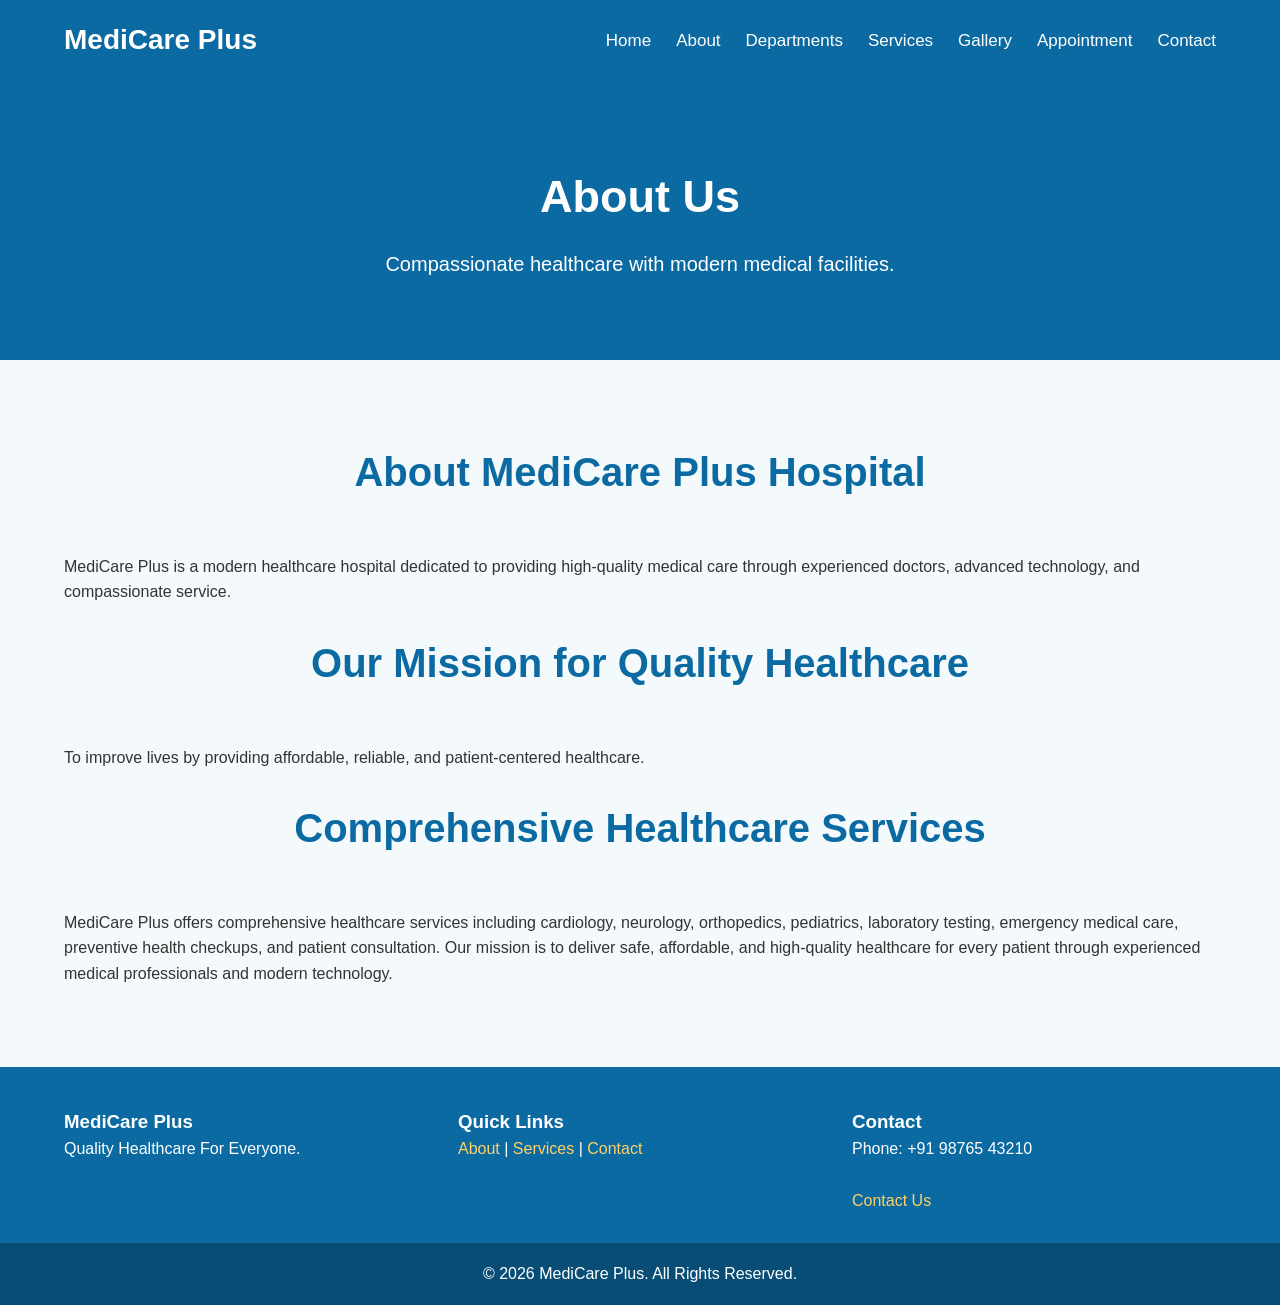
<file: about.html>
<!DOCTYPE html>
<html lang="en">

<head>

<meta charset="UTF-8">
<meta name="viewport" content="width=device-width, initial-scale=1.0">
<title>About MediCare Plus | Trusted Hospital & Healthcare Services</title>
<meta name="description"
    content="Learn about MediCare Plus, our experienced doctors, modern medical facilities, patient-focused healthcare services, and commitment to quality treatment.">
<meta name="keywords"
        content="hospital, about hospital, healthcare, doctors">
<meta name="author" content="Kerthie Kritija">
<link rel="canonical" href="https://capable-travesseiro-a180ba.netlify.app/about.html">
<link rel="icon" type="image/png" href="images/favicon.png">
<link rel="stylesheet" href="style.css">
<script type="application/ld+json">
{
  "@context": "https://schema.org",
  "@type": "Hospital",
  "name": "MediCare Plus",
  "url": "https://capable-travesseiro-a180ba.netlify.app/",
  "logo": "https://capable-travesseiro-a180ba.netlify.app/images/favicon.png",
  "description": "MediCare Plus provides trusted healthcare services with experienced doctors, emergency care, diagnostics, and advanced medical facilities.",
  "telephone": "+91 98765 43210",
  "email": "info@medicareplus.com",
  "address": {
    "@type": "PostalAddress",
    "addressCountry": "India"
  }
}
</script>

</head>

<body>

<header class="site-header">

    <div class="container header-inner">

        <a href="index.html" class="logo">MediCare Plus</a>

        <button class="menu-btn" id="menuBtn">☰</button>

        <nav class="nav-links" id="navLinks">

            <a href="index.html">Home</a>
            <a href="about.html">About</a>
            <a href="departments.html">Departments</a>
            <a href="services.html">Services</a>
            <a href="gallery.html">Gallery</a>
            <a href="appointment.html">Appointment</a>
            <a href="contact.html">Contact</a>

        </nav>

    </div>

</header>

<section class="page-banner">

    <div class="container">

        <h1>About Us</h1>

        <p>
            Compassionate healthcare with modern medical facilities.
        </p>

    </div>

</section>

<section class="section">

    <div class="container">

        <h2>About MediCare Plus Hospital</h2>

        <p>

            MediCare Plus is a modern healthcare hospital dedicated to
            providing high-quality medical care through experienced
            doctors, advanced technology, and compassionate service.

        </p>

        <br>

        <h2>Our Mission for Quality Healthcare</h2>

        <p>

            To improve lives by providing affordable, reliable,
            and patient-centered healthcare.

        </p>

        <br>

        <h2>Comprehensive Healthcare Services</h2>

        <p>
            MediCare Plus offers comprehensive healthcare services including
            cardiology, neurology, orthopedics, pediatrics, laboratory testing,
            emergency medical care, preventive health checkups, and patient
            consultation. Our mission is to deliver safe, affordable, and
            high-quality healthcare for every patient through experienced
            medical professionals and modern technology.
        </p>

    </div>

</section>

<footer class="site-footer">

<div class="container footer-grid">

<div>

<h3>MediCare Plus</h3>

<p>
Quality Healthcare For Everyone.
</p>

</div>

<div>

<h3>Quick Links</h3>

<p>

<a href="about.html">About</a> |

<a href="services.html">Services</a> |

<a href="contact.html">Contact</a>

</p>

</div>

<div>

<h3>Contact</h3>
<p>

    Phone: +91 98765 43210

    <br><br>

    <a href="contact.html" class="btn">
        Contact Us
    </a>

</p>

</div>

</div>

<p class="copyright">

© 2026 MediCare Plus. All Rights Reserved.

</p>

</footer>

<script src="script.js"></script>
<!--Start of Tawk.to Script-->
<script type="text/javascript">
var Tawk_API=Tawk_API||{}, Tawk_LoadStart=new Date();
(function(){
var s1=document.createElement("script"),s0=document.getElementsByTagName("script")[0];
s1.async=true;
s1.src='https://embed.tawk.to/6a466796113c4b1d489fde69/1jshg9a1b';
s1.charset='UTF-8';
s1.setAttribute('crossorigin','*');
s0.parentNode.insertBefore(s1,s0);
})();
</script>
<!--End of Tawk.to Script-->

</body>
</html>
</file>
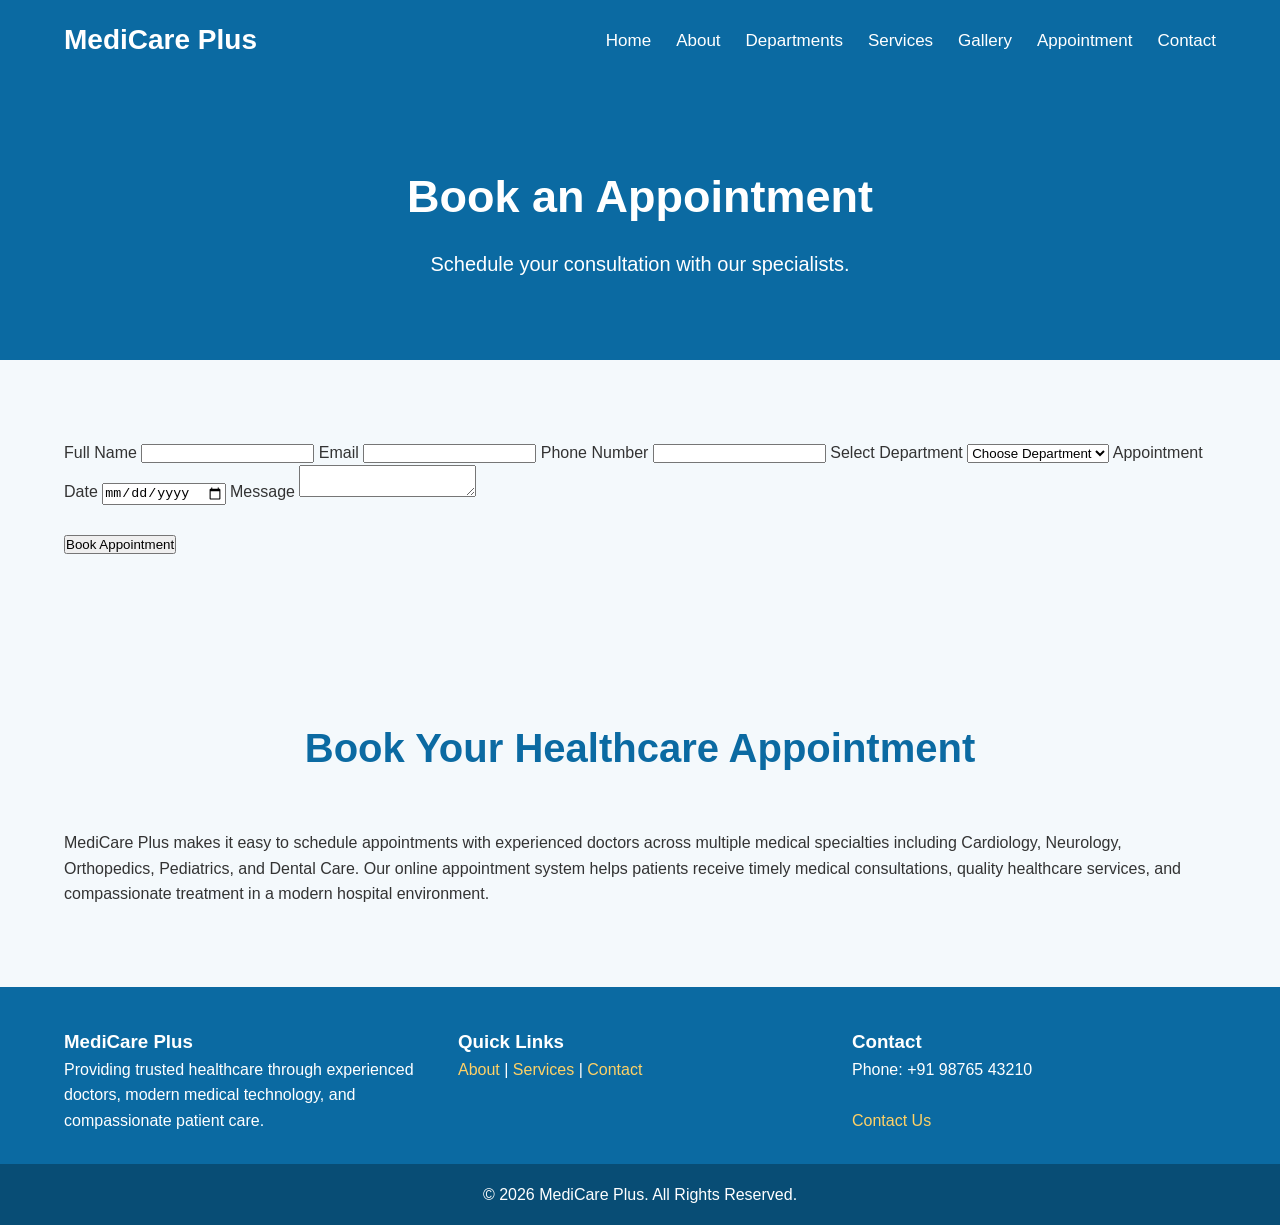
<file: appointment.html>
<!DOCTYPE html>
<html lang="en">

<head>
<meta charset="UTF-8">
<meta name="viewport" content="width=device-width, initial-scale=1.0">

<title>Book an Appointment | MediCare Plus Hospital</title>
<meta name="description"
content="Schedule an appointment with experienced doctors at MediCare Plus for specialist consultations, diagnostics, and quality healthcare services.">
<meta name="keywords"
content="book appointment, hospital appointment, doctor consultation, healthcare services, MediCare Plus, cardiology, neurology, orthopedics, pediatrics">
<meta name="author" content="Kerthie Kritija">
<link rel="canonical" href="https://capable-travesseiro-a180ba.netlify.app/appointment.html">

<link rel="icon" type="image/png" href="images/favicon.png">

<link rel="stylesheet" href="style.css">

<script type="application/ld+json">
{
  "@context": "https://schema.org",
  "@type": "Hospital",
  "name": "MediCare Plus",
  "url": "https://capable-travesseiro-a180ba.netlify.app/",
  "logo": "https://capable-travesseiro-a180ba.netlify.app/images/favicon.png",
  "description": "MediCare Plus provides trusted healthcare services with experienced doctors, emergency care, diagnostics, and advanced medical facilities.",
  "telephone": "+91 98765 43210",
  "email": "info@medicareplus.com",
  "address": {
    "@type": "PostalAddress",
    "addressCountry": "India"
  }
}
</script>

</head>

<body>

<header class="site-header">

<div class="container header-inner">

<a href="index.html" class="logo">MediCare Plus</a>

<button class="menu-btn" id="menuBtn">☰</button>

<nav class="nav-links" id="navLinks">

<a href="index.html">Home</a>
<a href="about.html">About</a>
<a href="departments.html">Departments</a>
<a href="services.html">Services</a>
<a href="gallery.html">Gallery</a>
<a href="appointment.html">Appointment</a>
<a href="contact.html">Contact</a>

</nav>

</div>

</header>

<section class="page-banner">

<div class="container">

<h1>Book an Appointment</h1>

<p>Schedule your consultation with our specialists.</p>

</div>

</section>

<section class="section">

<div class="container">

<form id="appointmentForm">

<label>Full Name</label>
<input type="text" id="name">

<label>Email</label>
<input type="email" id="email">

<label>Phone Number</label>
<input type="text" id="phone">

<label>Select Department</label>

<select id="department">

<option value="">Choose Department</option>

<option>Cardiology</option>

<option>Neurology</option>

<option>Orthopedics</option>

<option>Pediatrics</option>

<option>Dental</option>

</select>

<label>Appointment Date</label>

<input type="date" id="date">

<label>Message</label>

<textarea id="message"></textarea>

<br><br>

<button class="btn" type="submit">

Book Appointment

</button>

<p id="formMessage"></p>

</form>

</div>

</section>
<section class="section">

    <div class="container">

        <h2>Book Your Healthcare Appointment</h2>

        <p>
            MediCare Plus makes it easy to schedule appointments with experienced doctors across multiple medical specialties including Cardiology, Neurology, Orthopedics, Pediatrics, and Dental Care. Our online appointment system helps patients receive timely medical consultations, quality healthcare services, and compassionate treatment in a modern hospital environment.
        </p>

    </div>

</section>
<footer class="site-footer">

<div class="container footer-grid">

<div>

<h3>MediCare Plus</h3>

<p>
Providing trusted healthcare through experienced doctors,
modern medical technology, and compassionate patient care.
</p>

</div>
<div>

    <h3>Quick Links</h3>

    <p>

        <a href="about.html">About</a> |

        <a href="services.html">Services</a> |

        <a href="contact.html">Contact</a>

    </p>

</div>
<div>

<h3>Contact</h3>

<p>

Phone: +91 98765 43210

<br><br>

<a href="contact.html" class="btn">
    Contact Us
</a>

</p>

</div>

</div>

<p class="copyright">

© 2026 MediCare Plus. All Rights Reserved.

</p>

</footer>

<script src="script.js"></script>
<!--Start of Tawk.to Script-->
<script type="text/javascript">
var Tawk_API=Tawk_API||{}, Tawk_LoadStart=new Date();
(function(){
var s1=document.createElement("script"),s0=document.getElementsByTagName("script")[0];
s1.async=true;
s1.src='https://embed.tawk.to/6a466796113c4b1d489fde69/1jshg9a1b';
s1.charset='UTF-8';
s1.setAttribute('crossorigin','*');
s0.parentNode.insertBefore(s1,s0);
})();
</script>
<!--End of Tawk.to Script-->
</body>

</html>
</file>
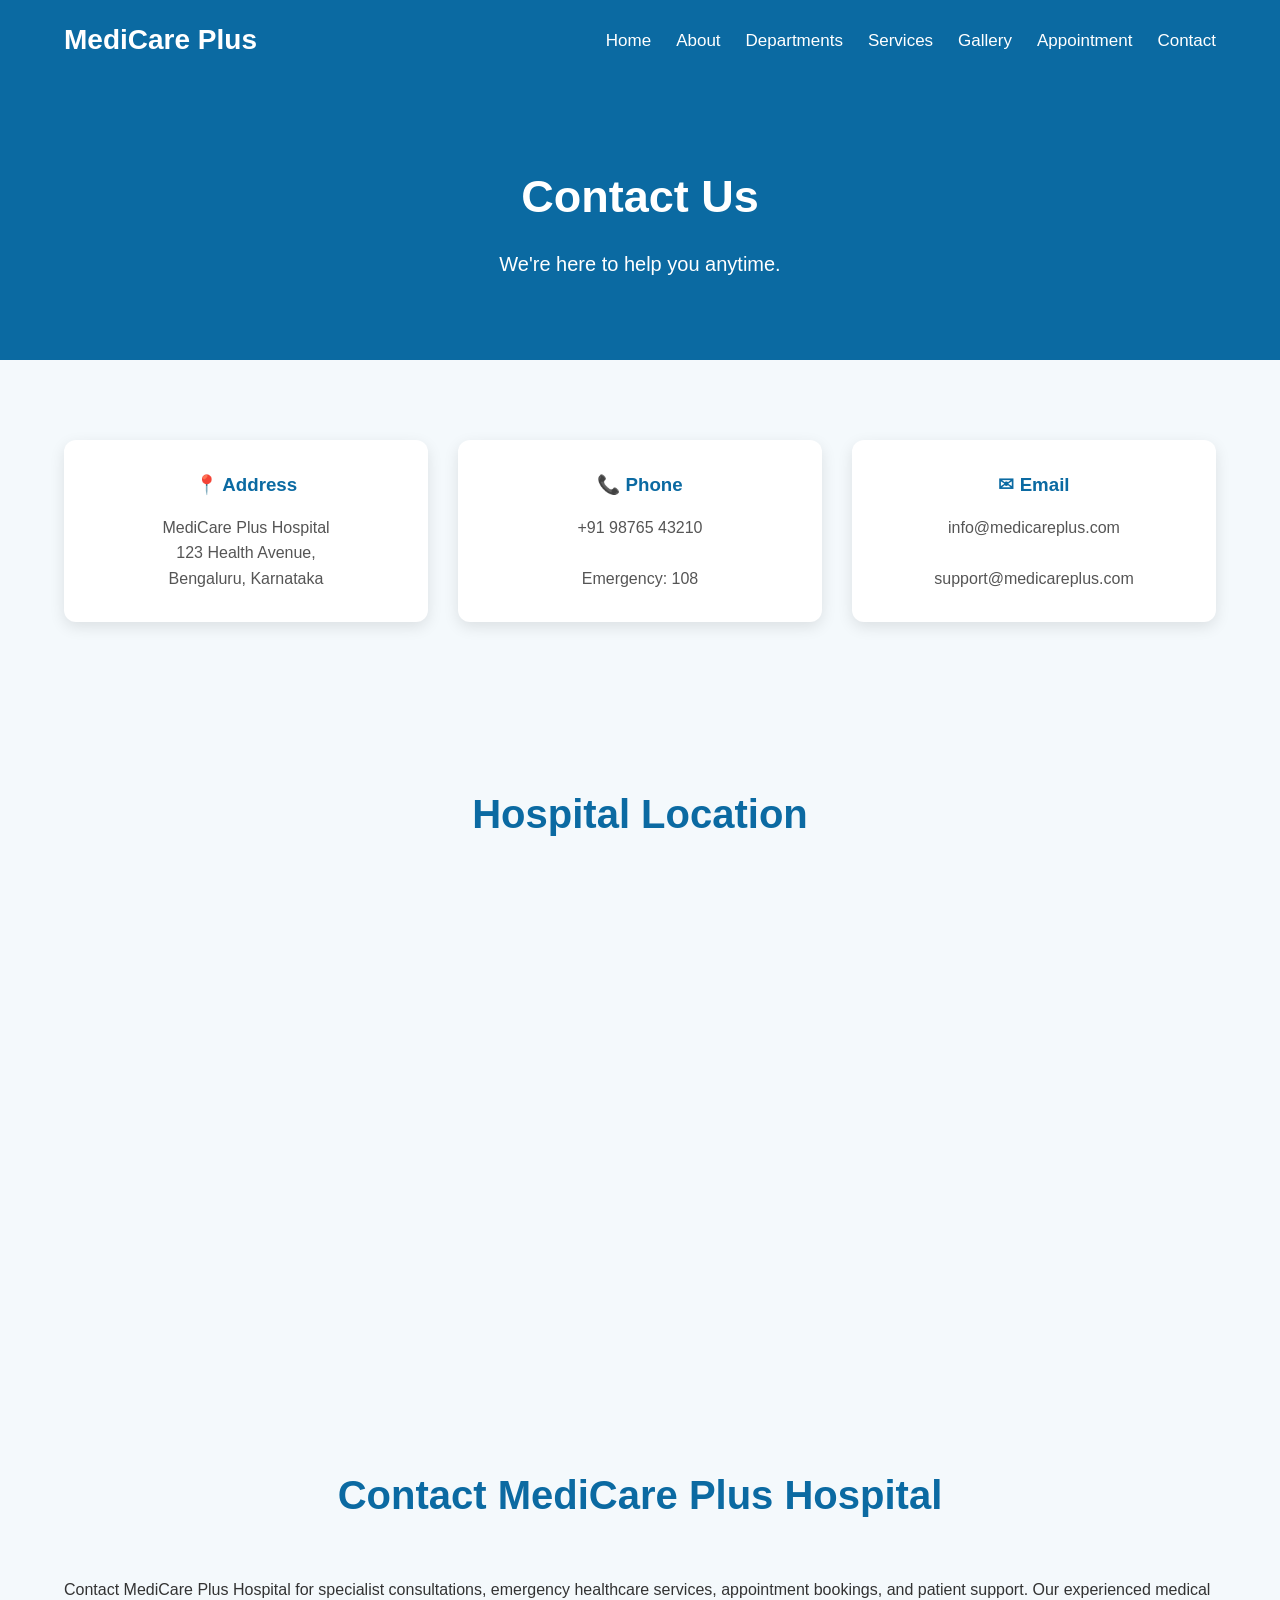
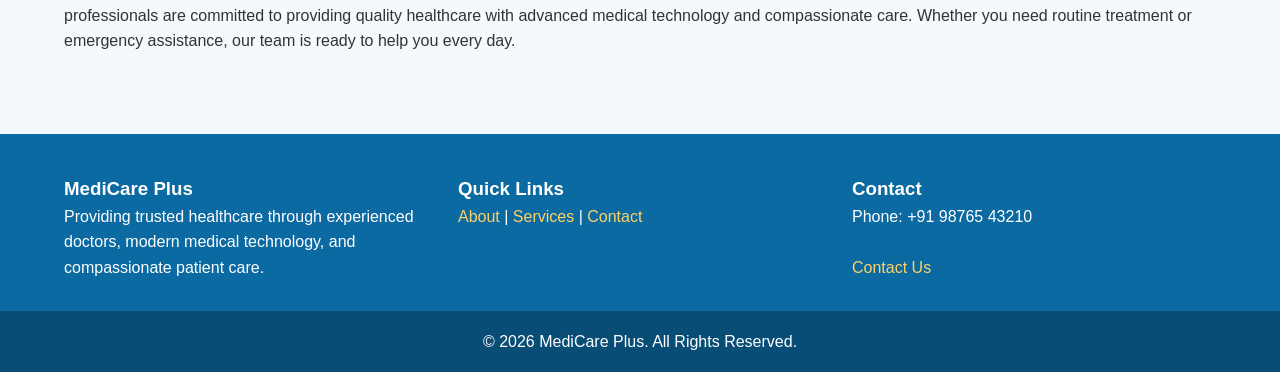
<file: contact.html>
<!DOCTYPE html>
<html lang="en">

<head>

<meta charset="UTF-8">

<meta name="viewport" content="width=device-width, initial-scale=1.0">

<title>Contact MediCare Plus | Hospital & Healthcare Services</title>

<meta name="description"
content="Contact MediCare Plus Hospital for appointments, emergency healthcare services, specialist consultations, and patient support.">
<meta name="keywords"
content="contact hospital, hospital contact, emergency healthcare, MediCare Plus, doctor appointment, hospital phone, healthcare services">

<meta name="author" content="Kerthie Kritija">
<link rel="canonical" href="https://capable-travesseiro-a180ba.netlify.app/contact.html">

<link rel="icon" type="image/png" href="images/favicon.png">

<link rel="stylesheet" href="style.css">

<script type="application/ld+json">
{
  "@context": "https://schema.org",
  "@type": "Hospital",
  "name": "MediCare Plus",
  "url": "https://capable-travesseiro-a180ba.netlify.app/",
  "logo": "https://capable-travesseiro-a180ba.netlify.app/images/favicon.png",
  "description": "MediCare Plus provides trusted healthcare services with experienced doctors, emergency care, diagnostics, and advanced medical facilities.",
  "telephone": "+91 98765 43210",
  "email": "info@medicareplus.com",
  "address": {
    "@type": "PostalAddress",
    "addressCountry": "India"
  }
}
</script>

</head>

<body>

<header class="site-header">

<div class="container header-inner">

<a href="index.html" class="logo">MediCare Plus</a>

<button class="menu-btn" id="menuBtn">☰</button>

<nav class="nav-links" id="navLinks">

<a href="index.html">Home</a>
<a href="about.html">About</a>
<a href="departments.html">Departments</a>
<a href="services.html">Services</a>
<a href="gallery.html">Gallery</a>
<a href="appointment.html">Appointment</a>
<a href="contact.html">Contact</a>

</nav>

</div>

</header>

<section class="page-banner">

<div class="container">

<h1>Contact Us</h1>

<p>We're here to help you anytime.</p>

</div>

</section>

<section class="section">

<div class="container">

<div class="cards">

<div class="card">

<h3>📍 Address</h3>

<p>

MediCare Plus Hospital<br>

123 Health Avenue,<br>

Bengaluru, Karnataka

</p>

</div>

<div class="card">

<h3>📞 Phone</h3>

<p>

+91 98765 43210

<br><br>

Emergency: 108

</p>

</div>

<div class="card">

<h3>✉ Email</h3>

<p>

info@medicareplus.com

<br><br>

support@medicareplus.com

</p>

</div>

</div>

</div>

</section>

<section class="section">

<div class="container">

<h2>Hospital Location</h2>

<iframe

src="https://www.google.com/maps?q=Bengaluru&output=embed"

width="100%"

height="400"

style="border:0;border-radius:15px;"

loading="lazy">

</iframe>

</div>

</section>
<section class="section">

    <div class="container">

        <h2>Contact MediCare Plus Hospital</h2>

        <p>
            Contact MediCare Plus Hospital for specialist consultations,
            emergency healthcare services, appointment bookings, and
            patient support. Our experienced medical professionals are
            committed to providing quality healthcare with advanced
            medical technology and compassionate care. Whether you need
            routine treatment or emergency assistance, our team is ready
            to help you every day.
        </p>

    </div>

</section>
<footer class="site-footer">

<div class="container footer-grid">

<div>

<h3>MediCare Plus</h3>

<p>
Providing trusted healthcare through experienced doctors,
modern medical technology, and compassionate patient care.
</p>

</div>

<div>

<h3>Quick Links</h3>

<p>

<a href="about.html">About</a> |

<a href="services.html">Services</a> |

<a href="contact.html">Contact</a>

</p>
</div>

<div>

<h3>Contact</h3>

<p>

Phone: +91 98765 43210

<br><br>

<a href="contact.html" class="btn">
    Contact Us
</a>

</p>

</div>

</div>

<p class="copyright">

© 2026 MediCare Plus. All Rights Reserved.

</p>

</footer>

<script src="script.js"></script>
<!--Start of Tawk.to Script-->
<script type="text/javascript">
var Tawk_API=Tawk_API||{}, Tawk_LoadStart=new Date();
(function(){
var s1=document.createElement("script"),s0=document.getElementsByTagName("script")[0];
s1.async=true;
s1.src='https://embed.tawk.to/6a466796113c4b1d489fde69/1jshg9a1b';
s1.charset='UTF-8';
s1.setAttribute('crossorigin','*');
s0.parentNode.insertBefore(s1,s0);
})();
</script>
<!--End of Tawk.to Script-->
</body>

</html>
</file>
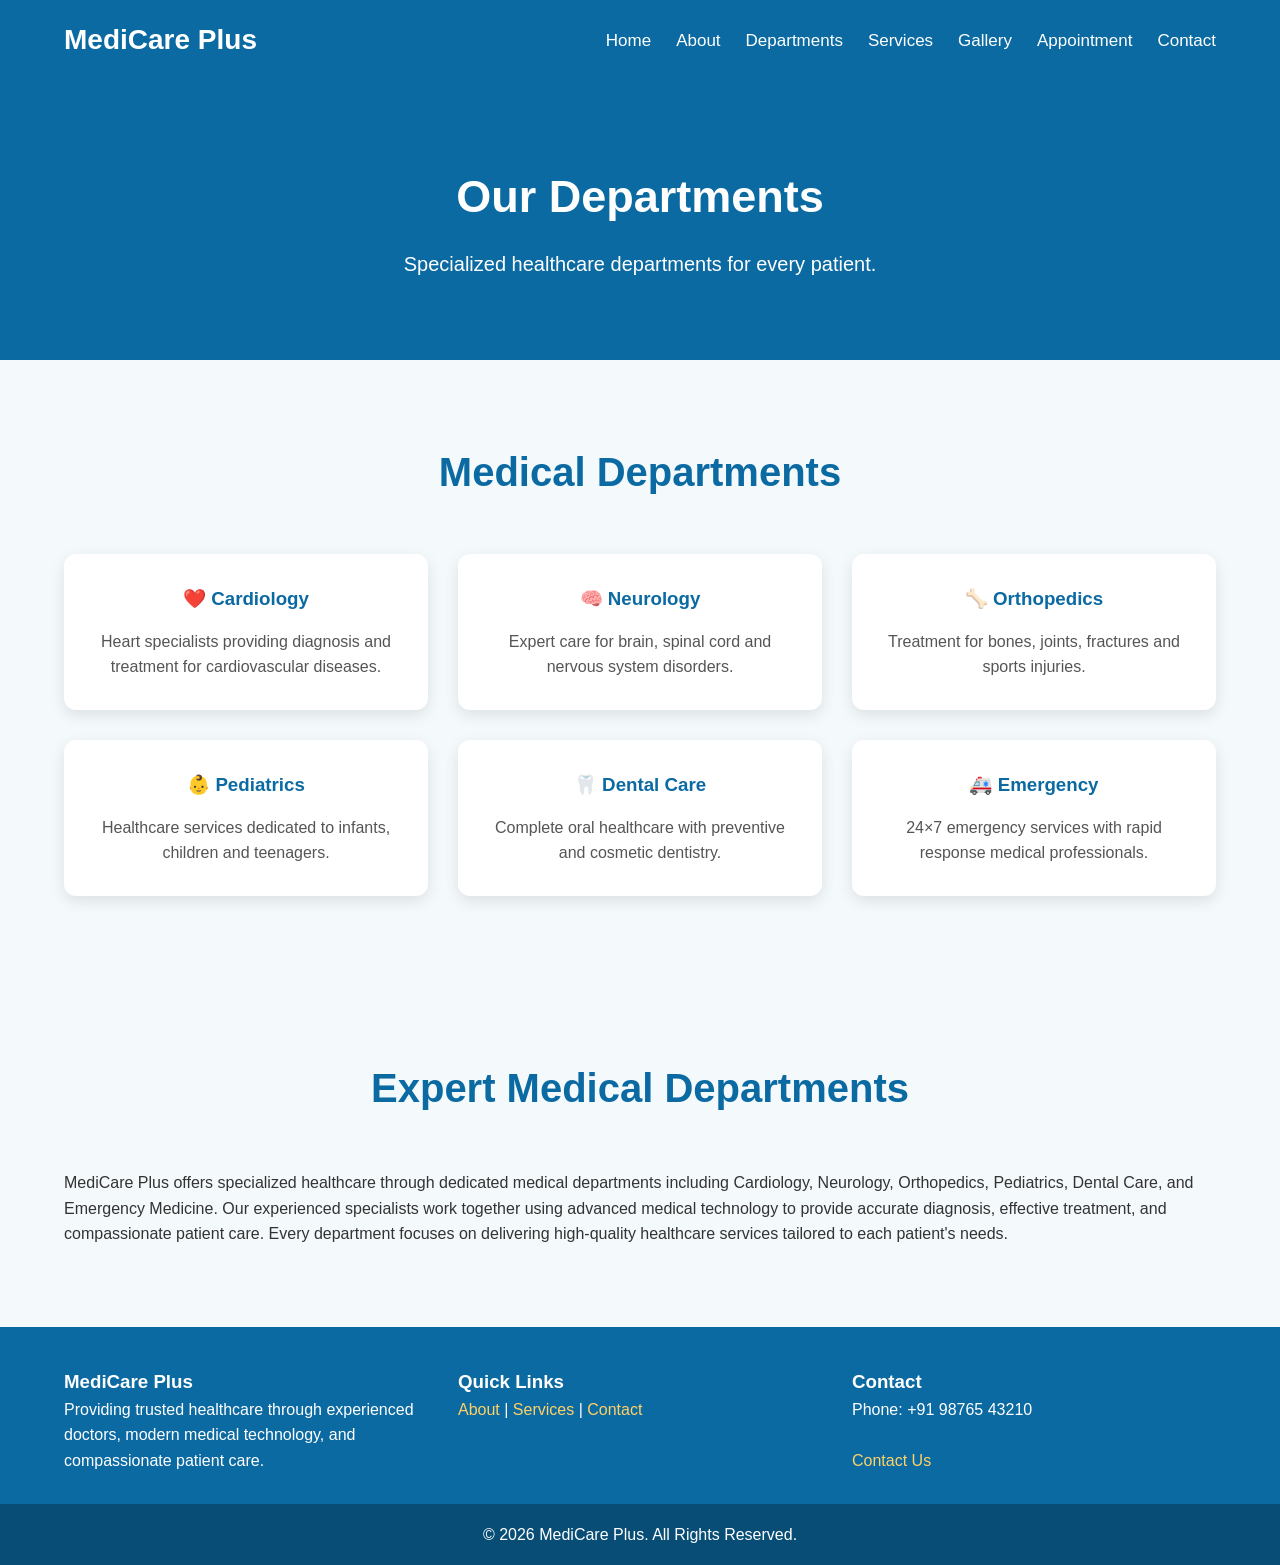
<file: departments.html>
<!DOCTYPE html>
<html lang="en">

<head>

    <meta charset="UTF-8">

    <meta name="viewport" content="width=device-width, initial-scale=1.0">

    <title>Hospital Departments | MediCare Plus</title>

    <meta name="description"
        content="Discover the specialized medical departments at MediCare Plus including Cardiology, Neurology, Orthopedics, Pediatrics, Dental Care, and Emergency Services.">

    <meta name="keywords"
        content="hospital departments, cardiology, neurology, orthopedics, pediatrics, dental care, emergency services, healthcare">
    <meta name="author" content="Kerthie Kritija">

<link rel="canonical" href="https://capable-travesseiro-a180ba.netlify.app/departments.html">

<link rel="icon" type="image/png" href="images/favicon.png">

<link rel="stylesheet" href="style.css">

<script type="application/ld+json">
{
  "@context": "https://schema.org",
  "@type": "Hospital",
  "name": "MediCare Plus",
  "url": "https://capable-travesseiro-a180ba.netlify.app/",
  "logo": "https://capable-travesseiro-a180ba.netlify.app/images/favicon.png",
  "description": "MediCare Plus provides trusted healthcare services with experienced doctors, emergency care, diagnostics, and advanced medical facilities.",
  "telephone": "+91 98765 43210",
  "email": "info@medicareplus.com",
  "address": {
    "@type": "PostalAddress",
    "addressCountry": "India"
  }
}
</script>

</head>

<body>

<header class="site-header">

<div class="container header-inner">

<a href="index.html" class="logo">MediCare Plus</a>

<button class="menu-btn" id="menuBtn">☰</button>

<nav class="nav-links" id="navLinks">

<a href="index.html">Home</a>
<a href="about.html">About</a>
<a href="departments.html">Departments</a>
<a href="services.html">Services</a>
<a href="gallery.html">Gallery</a>
<a href="appointment.html">Appointment</a>
<a href="contact.html">Contact</a>

</nav>

</div>

</header>

<section class="page-banner">

<div class="container">

<h1>Our Departments</h1>

<p>Specialized healthcare departments for every patient.</p>

</div>

</section>

<section class="section">

<div class="container">

<h2>Medical Departments</h2>

<div class="cards">

<div class="card">

<h3>❤️ Cardiology</h3>

<p>Heart specialists providing diagnosis and treatment for cardiovascular diseases.</p>

</div>

<div class="card">

<h3>🧠 Neurology</h3>

<p>Expert care for brain, spinal cord and nervous system disorders.</p>

</div>

<div class="card">

<h3>🦴 Orthopedics</h3>

<p>Treatment for bones, joints, fractures and sports injuries.</p>

</div>

<div class="card">

<h3>👶 Pediatrics</h3>

<p>Healthcare services dedicated to infants, children and teenagers.</p>

</div>

<div class="card">

<h3>🦷 Dental Care</h3>

<p>Complete oral healthcare with preventive and cosmetic dentistry.</p>

</div>

<div class="card">

<h3>🚑 Emergency</h3>

<p>24×7 emergency services with rapid response medical professionals.</p>

</div>

</div>

</div>

</section>
<section class="section">

    <div class="container">

        <h2>Expert Medical Departments</h2>

        <p>
            MediCare Plus offers specialized healthcare through dedicated medical departments including Cardiology, Neurology, Orthopedics, Pediatrics, Dental Care, and Emergency Medicine. Our experienced specialists work together using advanced medical technology to provide accurate diagnosis, effective treatment, and compassionate patient care. Every department focuses on delivering high-quality healthcare services tailored to each patient's needs.
        </p>

    </div>

</section>
<footer class="site-footer">

<div class="container footer-grid">

<div>

<h3>MediCare Plus</h3>

<p>Providing trusted healthcare through experienced doctors,
modern medical technology, and compassionate patient care.
</p>

</div>

<div>

<h3>Quick Links</h3>

<p>

<a href="about.html">About</a> |

<a href="services.html">Services</a> |

<a href="contact.html">Contact</a>

</p>

</div>

<div>

<h3>Contact</h3>

<p>

Phone: +91 98765 43210

<br><br>

<a href="contact.html" class="btn">
    Contact Us
</a>

</p>

</div>

</div>

<p class="copyright">

© 2026 MediCare Plus. All Rights Reserved.

</p>

</footer>

<script src="script.js"></script>
<!--Start of Tawk.to Script-->
<script type="text/javascript">
var Tawk_API=Tawk_API||{}, Tawk_LoadStart=new Date();
(function(){
var s1=document.createElement("script"),s0=document.getElementsByTagName("script")[0];
s1.async=true;
s1.src='https://embed.tawk.to/6a466796113c4b1d489fde69/1jshg9a1b';
s1.charset='UTF-8';
s1.setAttribute('crossorigin','*');
s0.parentNode.insertBefore(s1,s0);
})();
</script>
<!--End of Tawk.to Script-->
</body>
</html>
</file>
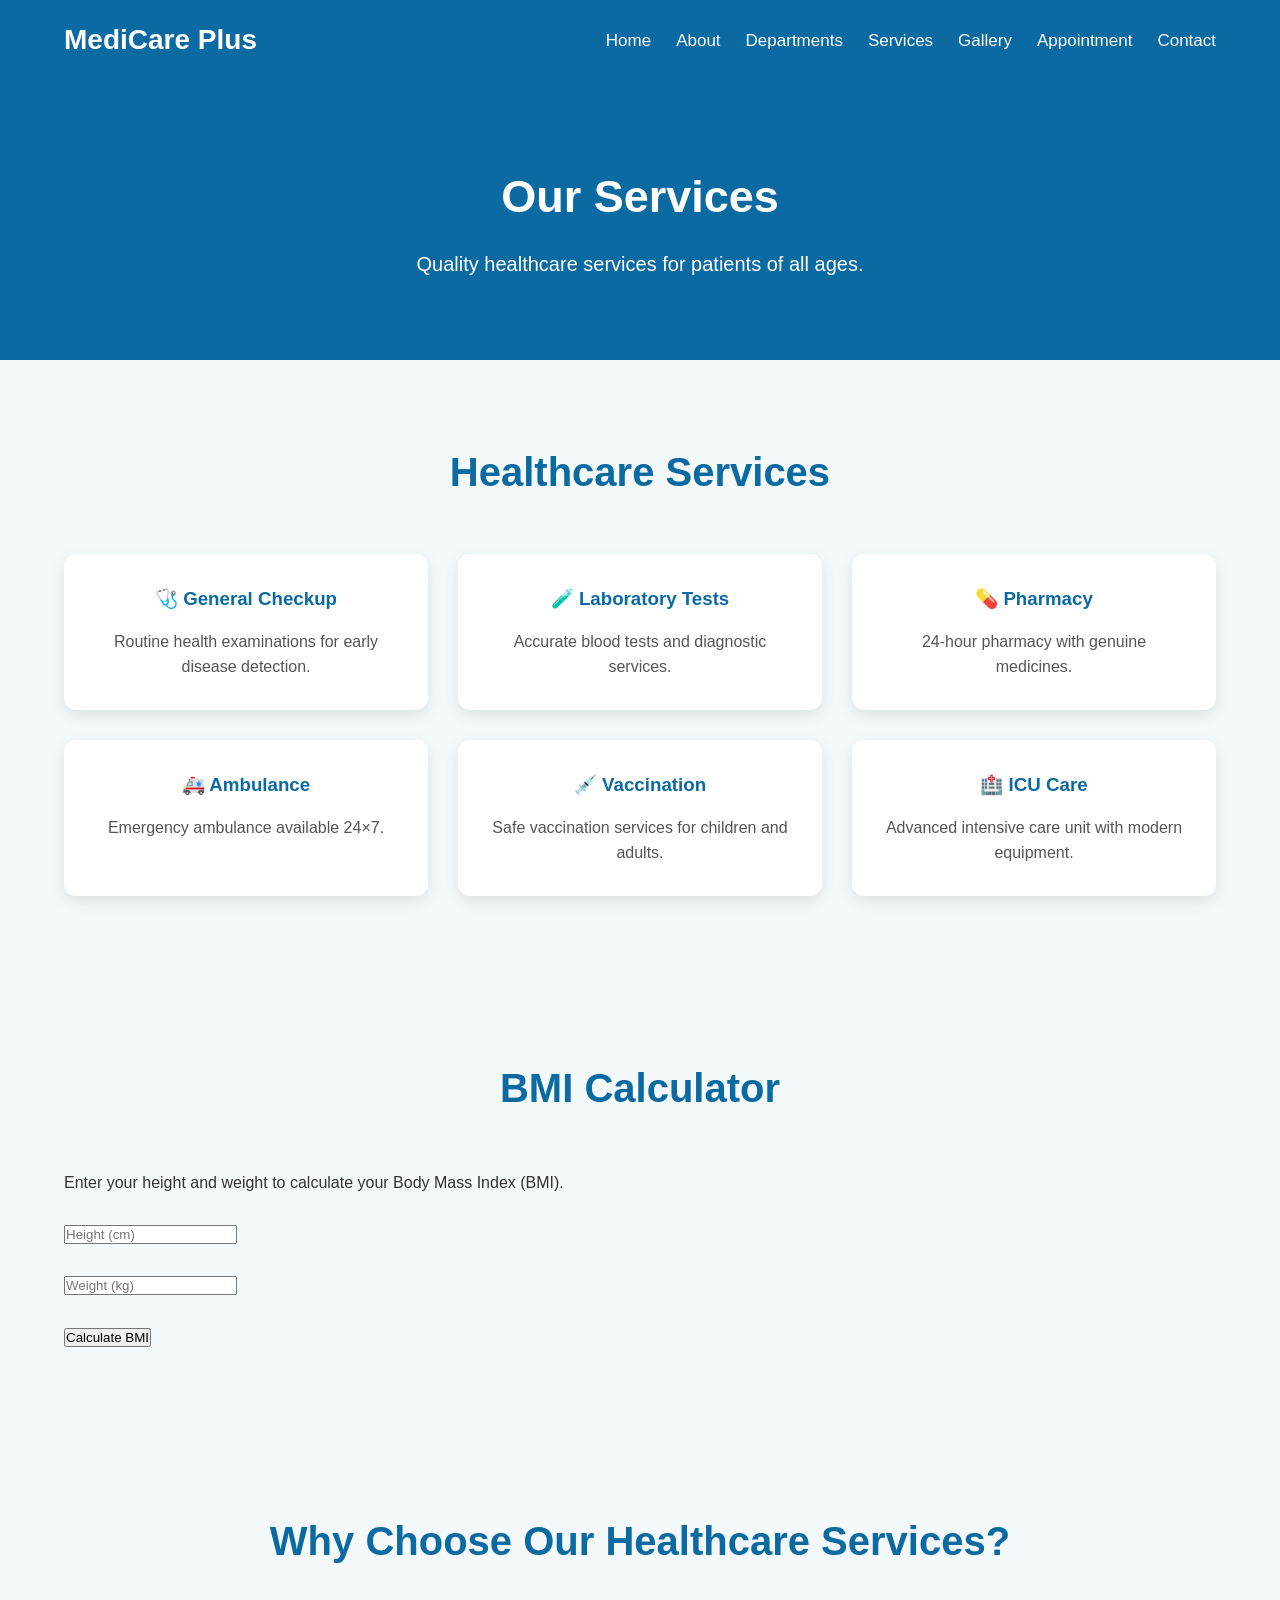
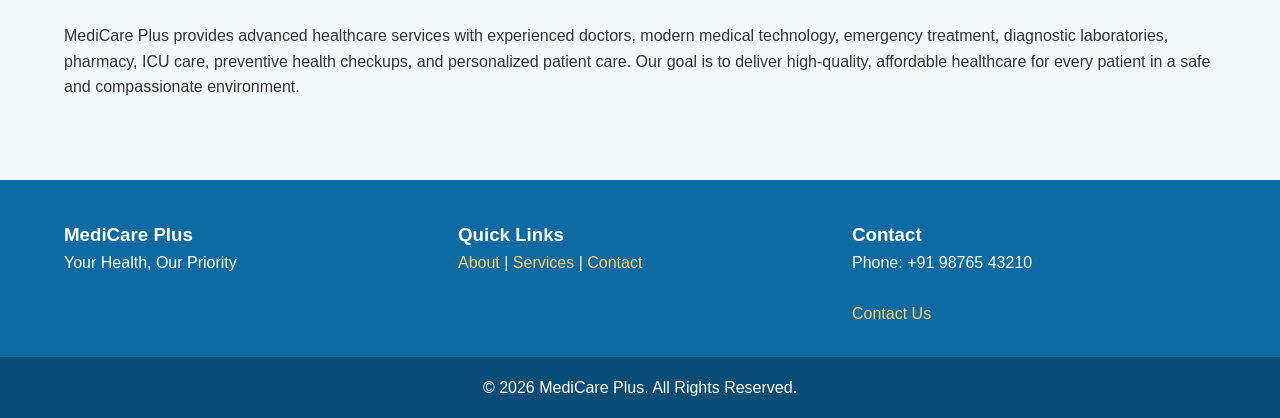
<file: services.html>
<!DOCTYPE html>
<html lang="en">

<head>

<meta charset="UTF-8">

<meta name="viewport" content="width=device-width, initial-scale=1.0">

<title>Healthcare Services | MediCare Plus Hospital</title>

<meta name="description"
content="Explore comprehensive healthcare services at MediCare Plus including cardiology, neurology, orthopedics, pediatrics, diagnostics, emergency care, ICU, laboratory services, and pharmacy.">

<meta name="keywords"
content="healthcare services, hospital services, cardiology, neurology, orthopedics, pediatrics, emergency care, laboratory, pharmacy, ICU">
<meta name="author" content="Kerthie Kritija">

<link rel="canonical" href="https://capable-travesseiro-a180ba.netlify.app/services.html">

<link rel="icon" type="image/png" href="images/favicon.png">

<link rel="stylesheet" href="style.css">

<script type="application/ld+json">
{
  "@context": "https://schema.org",
  "@type": "Hospital",
  "name": "MediCare Plus",
  "url": "https://capable-travesseiro-a180ba.netlify.app/",
  "logo": "https://capable-travesseiro-a180ba.netlify.app/images/favicon.png",
  "description": "MediCare Plus provides trusted healthcare services with experienced doctors, emergency care, diagnostics, and advanced medical facilities.",
  "telephone": "+91 98765 43210",
  "email": "info@medicareplus.com",
  "address": {
    "@type": "PostalAddress",
    "addressCountry": "India"
  }
}
</script>

</head>

<body>

<header class="site-header">

<div class="container header-inner">

<a href="index.html" class="logo">MediCare Plus</a>

<button class="menu-btn" id="menuBtn">☰</button>

<nav class="nav-links" id="navLinks">

<a href="index.html">Home</a>

<a href="about.html">About</a>

<a href="departments.html">Departments</a>

<a href="services.html">Services</a>

<a href="gallery.html">Gallery</a>

<a href="appointment.html">Appointment</a>

<a href="contact.html">Contact</a>

</nav>

</div>

</header>

<section class="page-banner">

<div class="container">

<h1>Our Services</h1>

<p>Quality healthcare services for patients of all ages.</p>

</div>

</section>

<section class="section">

<div class="container">

<h2>Healthcare Services</h2>

<div class="cards">

<div class="card">

<h3>🩺 General Checkup</h3>

<p>Routine health examinations for early disease detection.</p>

</div>

<div class="card">

<h3>🧪 Laboratory Tests</h3>

<p>Accurate blood tests and diagnostic services.</p>

</div>

<div class="card">

<h3>💊 Pharmacy</h3>

<p>24-hour pharmacy with genuine medicines.</p>

</div>

<div class="card">

<h3>🚑 Ambulance</h3>

<p>Emergency ambulance available 24×7.</p>

</div>

<div class="card">

<h3>💉 Vaccination</h3>

<p>Safe vaccination services for children and adults.</p>

</div>

<div class="card">

<h3>🏥 ICU Care</h3>

<p>Advanced intensive care unit with modern equipment.</p>

</div>

</div>

</div>

</section>
<section class="section">

    <div class="container">

        <h2>BMI Calculator</h2>

        <p>
            Enter your height and weight to calculate your Body Mass Index (BMI).
        </p>

        <br>

        <input type="number" id="height" placeholder="Height (cm)">

        <br><br>

        <input type="number" id="weight" placeholder="Weight (kg)">

        <br><br>

        <button class="btn" onclick="calculateBMI()">
            Calculate BMI
        </button>

        <p id="bmiResult" class="result"></p>

    </div>

</section>
<section class="section">

    <div class="container">

        <h2>Why Choose Our Healthcare Services?</h2>

        <p>
            MediCare Plus provides advanced healthcare services with experienced doctors,
            modern medical technology, emergency treatment, diagnostic laboratories,
            pharmacy, ICU care, preventive health checkups, and personalized patient care.
            Our goal is to deliver high-quality, affordable healthcare for every patient
            in a safe and compassionate environment.
        </p>

    </div>

</section>

<footer class="site-footer">

<div class="container footer-grid">

<div>

<h3>MediCare Plus</h3>

<p>Your Health, Our Priority</p>

</div>

<div>

    <h3>Quick Links</h3>

    <p>
        <a href="about.html">About</a> |
        <a href="services.html">Services</a> |
        <a href="contact.html">Contact</a>
    </p>

</div>

<div>

    <h3>Contact</h3>

    <p>

        Phone: +91 98765 43210

        <br><br>

        <a href="contact.html" class="btn">
            Contact Us
        </a>

    </p>

</div>
</div>
<p class="copyright">

© 2026 MediCare Plus. All Rights Reserved.

</p>

</footer>

<script src="script.js"></script>
<!--Start of Tawk.to Script-->
<script type="text/javascript">
var Tawk_API=Tawk_API||{}, Tawk_LoadStart=new Date();
(function(){
var s1=document.createElement("script"),s0=document.getElementsByTagName("script")[0];
s1.async=true;
s1.src='https://embed.tawk.to/6a466796113c4b1d489fde69/1jshg9a1b';
s1.charset='UTF-8';
s1.setAttribute('crossorigin','*');
s0.parentNode.insertBefore(s1,s0);
})();
</script>
<!--End of Tawk.to Script-->
</body>
</html>
</file>
<file: style.css>
/* =========================
   GENERAL STYLING
========================= */

*{
    margin:0;
    padding:0;
    box-sizing:border-box;
}

body{
    font-family:Arial, Helvetica, sans-serif;
    background:#f4f9fc;
    color:#333;
    line-height:1.6;
}

.container{
    width:90%;
    max-width:1200px;
    margin:auto;
}

/* =========================
   HEADER
========================= */

.site-header{
    background:#0b6aa2;
    position:sticky;
    top:0;
    z-index:1000;
}

.header-inner{
    display:flex;
    justify-content:space-between;
    align-items:center;
    padding:18px 0;
}

/* =========================
   LOGO
========================= */

.logo{
    color:white;
    font-size:28px;
    font-weight:bold;
    text-decoration:none;
}

/* =========================
   NAVIGATION
========================= */

.nav-links{
    display:flex;
    gap:25px;
}

.nav-links a{
    color:white;
    text-decoration:none;
    font-size:17px;
    font-weight:500;
    transition:0.3s;
}

.nav-links a:hover{
    color:#ffd166;
}

/* =========================
   MOBILE MENU BUTTON
========================= */

.menu-btn{
    display:none;
    font-size:28px;
    border:none;
    background:none;
    color:white;
    cursor:pointer;
}
/* =========================
   SECTION
========================= */

.section{
    padding:80px 0;
}

.section h2{
    text-align:center;
    color:#0b6aa2;
    font-size:40px;
    margin-bottom:50px;
}

/* =========================
   CARDS
========================= */

.cards{

    display:grid;

    grid-template-columns:repeat(3,1fr);

    gap:30px;
}

.card{

    background:white;

    padding:30px;

    border-radius:12px;

    box-shadow:0 5px 15px rgba(0,0,0,0.1);

    text-align:center;

    transition:0.3s;
}

.card:hover{

    transform:translateY(-10px);
}

.card h3{

    color:#0b6aa2;

    margin-bottom:15px;
}

.card p{

    color:#555;

    font-size:16px;
}
/* =========================
   SERVICE SECTION
========================= */

.service-section{
    background:#eef8fd;
}
/* =========================
   DOCTOR IMAGES
========================= */

.card img{

    width:100%;

    height:250px;

    object-fit:cover;

    border-radius:10px;

    margin-bottom:20px;
}
/* =========================
   EMERGENCY SECTION
========================= */

.emergency-box{

    background:#0b6aa2;

    color:white;

    text-align:center;

    padding:60px;

    border-radius:15px;
}

.emergency-box h2{

    color:white;

    margin-bottom:20px;
}

.emergency-box p{

    font-size:18px;

    margin-bottom:25px;
}
/* =========================
   FOOTER
========================= */

.site-footer{

    background:#0b6aa2;

    color:white;

    padding-top:40px;
}

.footer-grid{

    display:grid;

    grid-template-columns:repeat(3,1fr);

    gap:30px;
}

.site-footer a{

    color:#FFD166;

    text-decoration:none;
}

.copyright{

    text-align:center;

    background:#084d75;

    padding:18px;

    margin-top:30px;
}
/* PAGE BANNER */

.page-banner{

    background:#0b6aa2;

    color:white;

    text-align:center;

    padding:80px 20px;

}

.page-banner h1{

    font-size:45px;

    margin-bottom:15px;

}

.page-banner p{

    font-size:20px;

}
/* ==========================
   GALLERY
========================== */

.gallery-grid{

display:grid;

grid-template-columns:repeat(3,1fr);

gap:20px;

}

.gallery-grid img{

width:100%;

height:250px;

object-fit:cover;

border-radius:12px;

box-shadow:0 5px 15px rgba(0,0,0,.15);

transition:.3s;

}

.gallery-grid img:hover{

transform:scale(1.05);

}
/* ==========================
   RESPONSIVE DESIGN
========================== */

@media(max-width:900px){

.cards{

grid-template-columns:repeat(2,1fr);

}

.gallery-grid{

grid-template-columns:repeat(2,1fr);

}

.hero-content h1{

font-size:40px;

}

}

@media(max-width:700px){

.menu-btn{

display:block;

}

.nav-links{

display:none;

flex-direction:column;

background:#084d75;

width:100%;

padding:20px;

margin-top:15px;

border-radius:10px;

}

.nav-links.show{

display:flex;

}

.header-inner{

flex-wrap:wrap;

}

.cards{

grid-template-columns:1fr;

}

.gallery-grid{

grid-template-columns:1fr;

}

.hero-content h1{

font-size:32px;

}

.hero-content p{

font-size:18px;

}

.footer-grid{

grid-template-columns:1fr;

}

}
</file>
